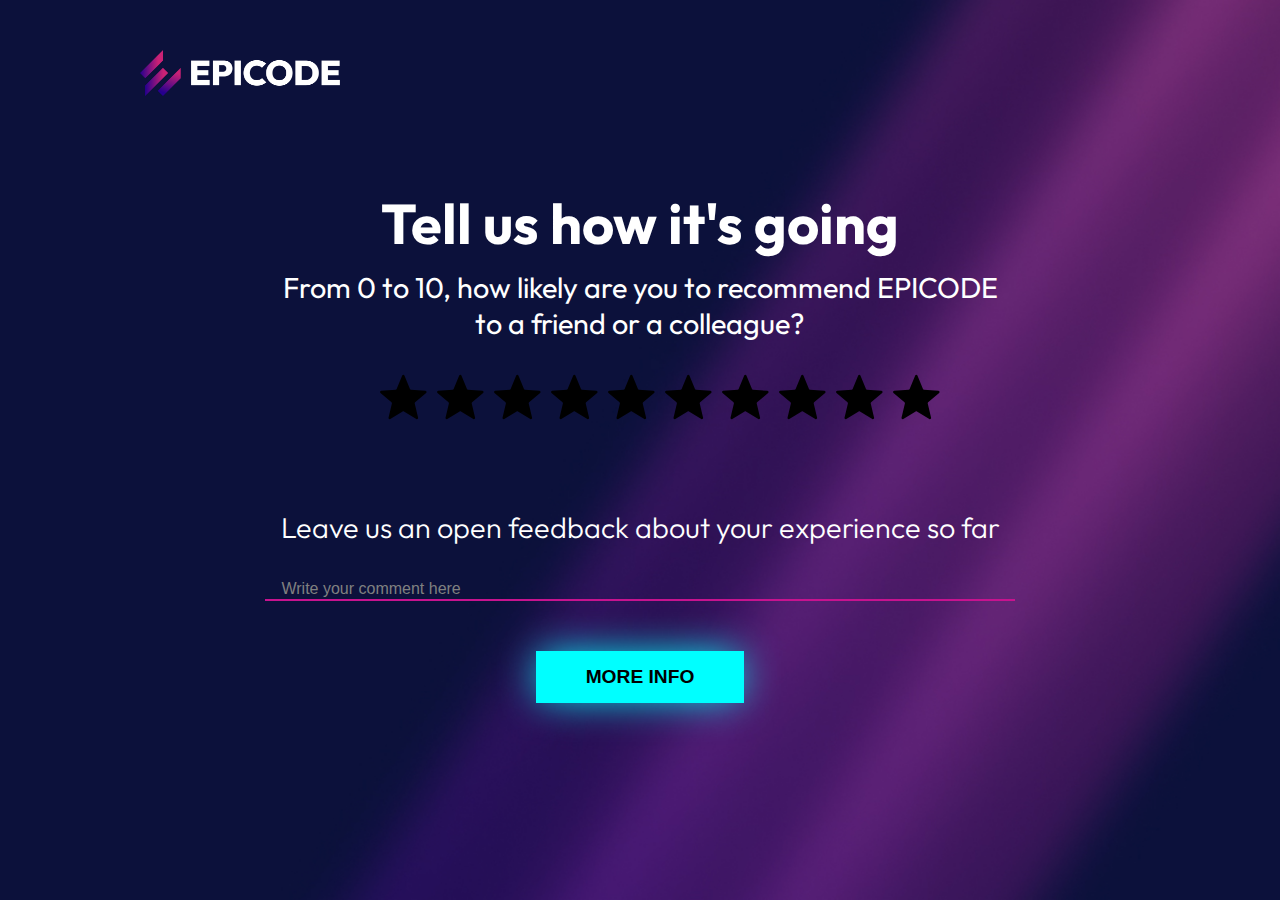
<file: feedback.html>
<!DOCTYPE html>
<html lang="en">
  <head>
    <meta charset="UTF-8" />
    <meta name="viewport" content="width=device-width, initial-scale=1.0" />
    <link rel="stylesheet" href="../Assets/complete.css" />
    <title>Pagina di feedback</title>
  </head>
  <body>
    <header id="onlyHeader">
      <img class="img" src="./Assets/epicode_logo.png" alt="logoEpicode" />
    </header>
    <main id="onlyMainFEP">
      <h1 class="feedPageh1">Tell us how it's going</h1>
      <p class="feedPagep">
        From 0 to 10, how likely are you to recommend EPICODE to a friend or a
        colleague?
      </p>
     
        <div class="stars"></div>
          <!-- <svg
            width="50"
            height="46"
            viewBox="0 0 47 46"
            fill="none"
            xmlns="http://www.w3.org/2000/svg"
          >
            <path
              class="star"
              d="M22.2044 1.55551C22.6143 0.569963 24.0104 0.569964 24.4203 1.55552L29.9874 14.9402C30.1602 15.3557 30.5509 15.6396 30.9994 15.6756L45.4494 16.834C46.5134 16.9193 46.9448 18.2471 46.1341 18.9415L35.1248 28.3722C34.7831 28.6649 34.6338 29.1242 34.7382 29.5619L38.1018 43.6626C38.3494 44.7009 37.2199 45.5215 36.309 44.9651L23.9379 37.4089C23.5538 37.1743 23.0709 37.1743 22.6868 37.4089L10.3157 44.9651C9.40478 45.5215 8.27528 44.7009 8.52295 43.6626L11.8865 29.5619C11.9909 29.1242 11.8416 28.6649 11.4999 28.3722L0.490575 18.9415C-0.320069 18.2471 0.111362 16.9193 1.17535 16.834L15.6253 15.6756C16.0738 15.6396 16.4645 15.3557 16.6374 14.9402L22.2044 1.55551Z"
              fill="#00FFFF"
            />
          </svg> -->
      
      <form class="feedPageform">
        <label for="feedback"
          >Leave us an open feedback about your experience so far</label>
        <input id="feedback" type="text" placeholder=" Write your comment here" />
        <button type="submit">MORE INFO</button>
      </form>
    </main>

    <script src="./feedback.js"></script>
  </body>
</html>
</file>
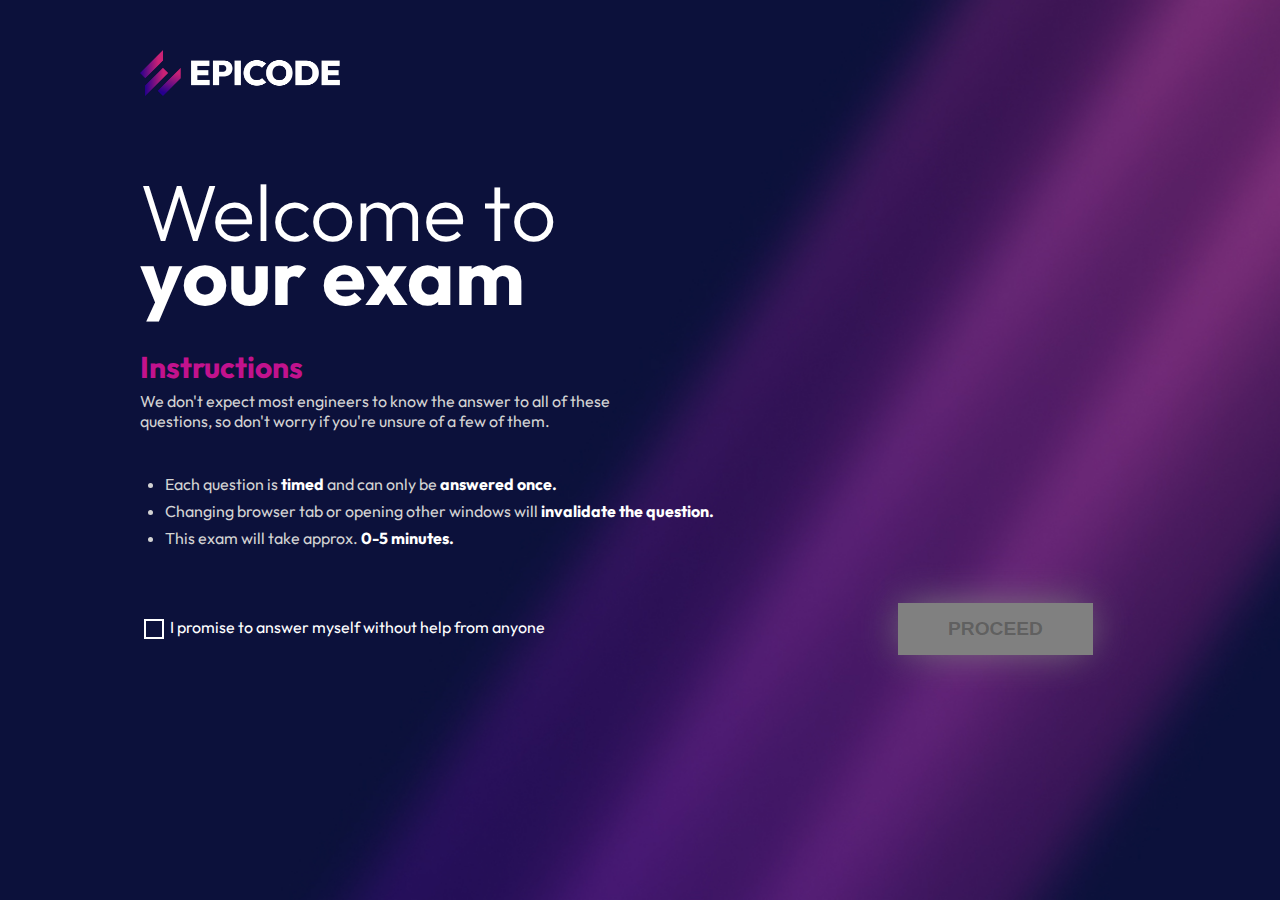
<file: firstPage.html>
<!DOCTYPE html>
<html lang="en">
  <head>
    <meta charset="UTF-8" />
    <meta name="viewport" content="width=device-width, initial-scale=1.0" />
    <link
      rel="stylesheet"
      href="https://cdnjs.cloudflare.com/ajax/libs/font-awesome/5.15.4/css/all.min.css"
      integrity="sha512-1ycn6IcaQQ40/MKBW2W4Rhis/DbILU74C1vSrLJxCq57o941Ym01SwNsOMqvEBFlcgUa6xLiPY/NS5R+E6ztJQ=="
      crossorigin="anonymous"
      referrerpolicy="no-referrer"
    />
    <link rel="stylesheet" href="./Assets/complete.css" />
    <title>Build week</title>
  </head>
  <body>
    <header id="onlyHeader">
      <img
        class="firstPageImg"
        src="../Assets/epicode_logo.png"
        alt="logoEpicode"
      />
    </header>
    <main id="onlyMainFp">
      <div class="titleDiv">
        <h1 class="firstPageh1">Welcome to <span>your exam</span></h1>

        <h2 class="firstPageh2">Instructions</h2>

        <div class="centralDiv">
          <p>
            We don't expect most engineers to know the answer to all of these
            <br />
            questions, so don't worry if you're unsure of a few of them.
          </p>

          <div>
            <ul class="onlyUl">
              <li>
                Each question is <span>timed</span> and can only be
                <span>answered once.</span>
              </li>
              <li>
                Changing browser tab or opening other windows will
                <span>invalidate the question.</span>
              </li>
              <li>This exam will take approx. <span>0-5 minutes.</span></li>
            </ul>
          </div>

          <div class="bottomDiv">
            <input type="checkbox" id="checkButton" />
            <label> I promise to answer myself without help from anyone </label>
            <div class="buttonDiv">
              <button id="lastButton" disabled>PROCEED</button>
            </div>
          </div>
        </div>
      </div>
    </main>

    <script src="./file.js"></script>
  </body>
</html>
</file>
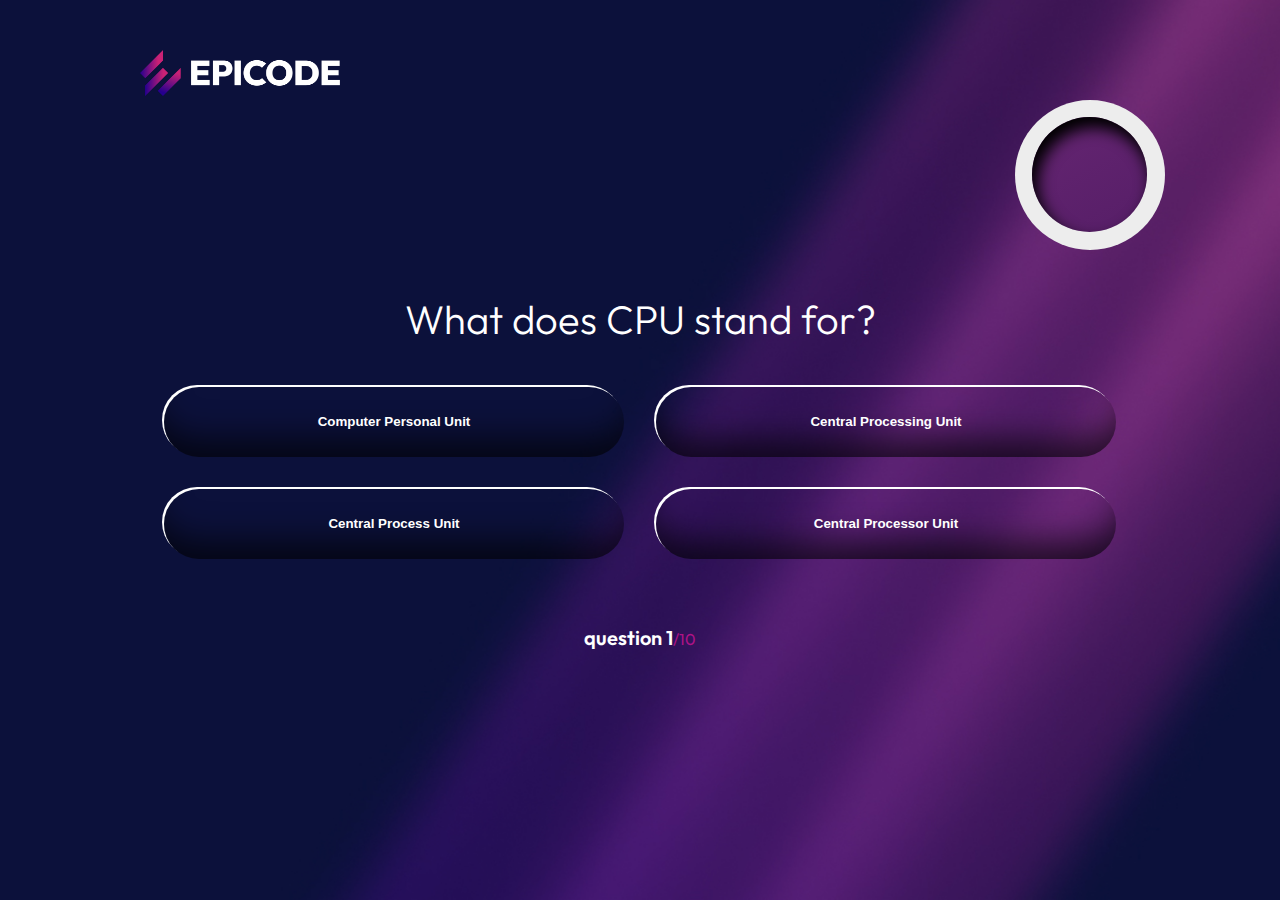
<file: prova.html>
<!DOCTYPE html>
<html lang="en">
  <head>
    <meta charset="UTF-8" />
    <meta name="viewport" content="width=device-width, initial-scale=1.0" />
    <title>Benchmark</title>
    <link rel="stylesheet" href="./Assets/complete.css" />
  </head>
  <body>
    <header id="onlyHeader">
      <img class="img" src="../Assets/epicode_logo.png" alt="logoEpicode" />
    </header>
    <main id="onlyMain">
      <div class="general">
        <div class="container">
          <div class="circular-progress">
            <span id="timer"></span>
          </div>
        </div>
      </div>
      <!-- <h1>How can I create a <span>checkbox in HTML?</span></h1> -->
      <!-- <div class="btn">
          <button class="butt" type="button">&lt;input type = "check"&gt;</button>
          <button class="butt" type="button">&lt;input type = "checkbox"&gt;</button>
          <button class="butt" type="button">&lt;checkbox&gt;</button>
          <button class="butt" type="button">&lt;input type = "button&gt;</button>
        </div> -->
      <!-- <footer>
        <p>QUESTION 1 <span>/10</span></p>
      </footer> -->
      <div id="donut">
        <div id="title">
          <h3>Results</h3>
          <p class="sottotitolo">The summary of your answers:</p>
        </div>
        <div id="grafico">
          <!-- <div class="results">
            <div class="skill">
              <div class="outer">
                <div class="inner">
                  <div class="content">
                    <h5>Congratulations!</h5>
                    <h5 id="colored">You passed the exam.</h5>
                    <p class="congrP">
                      We'll send you the certificate <br />
                      in few minutes. <br />
                      Check your email (including promotions / spam folder)
                    </p>
                  </div>
                </div>
              </div>
            </div>
          </div> 
          <div class="results">
            <h2>Wrong</h2>
            <h3>33.3%</h3>
            <h4>2/6 questions</h4>
          </div>  -->
        </div>
        <form class="secondPageform">
          <button type="submit" id="tofeed">RATE US</button>
        </form>
      </div>
    </main>

    <script src="./prova.js"></script>
  </body>
</html>
</file>
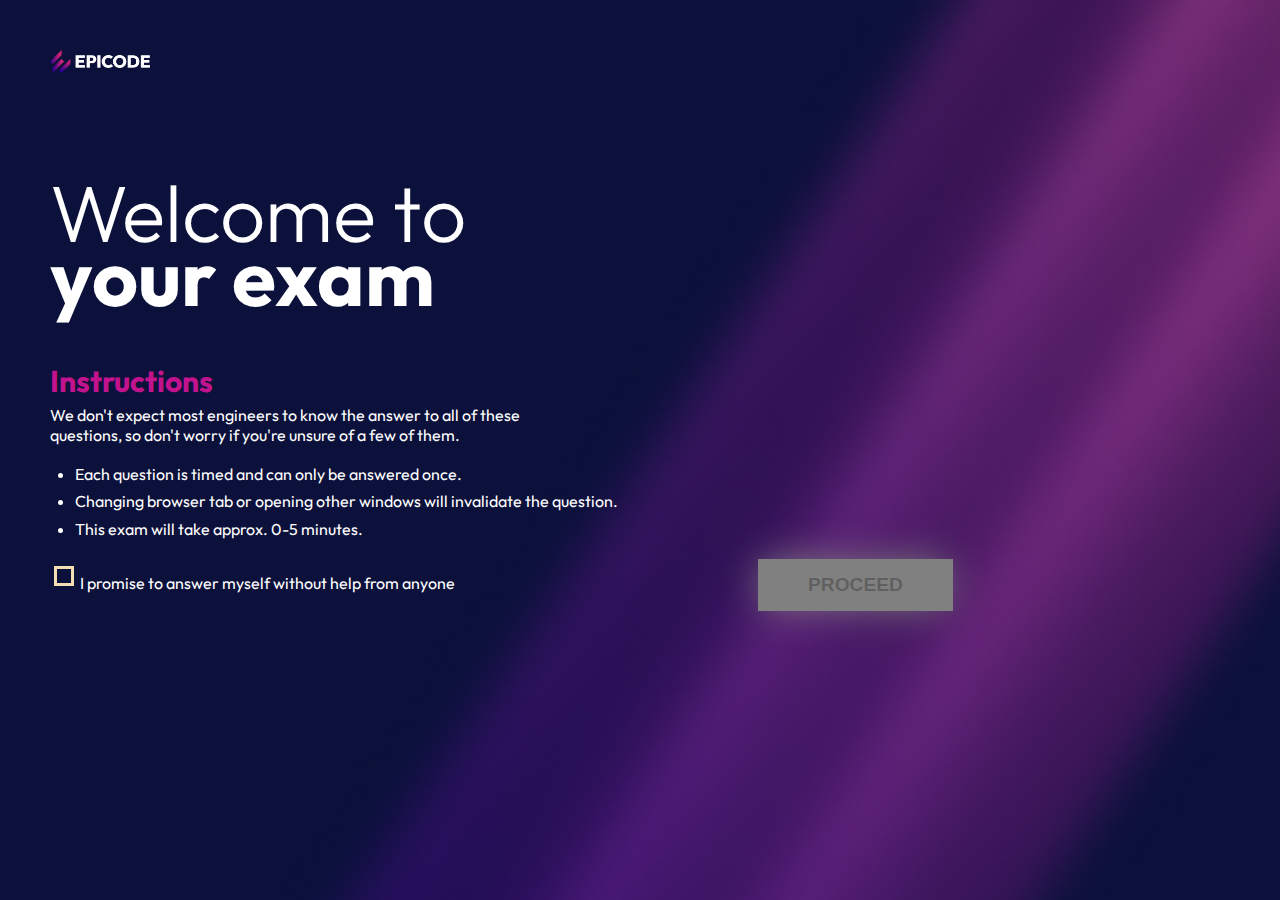
<file: html.index/firstPage.html>
<!DOCTYPE html>
<html lang="en">
  <head>
    <link rel="stylesheet" href="./firstPage.css" />
    <link rel="stylesheet" href="https://cdnjs.cloudflare.com/ajax/libs/font-awesome/5.15.4/css/all.min.css" integrity="sha512-1ycn6IcaQQ40/MKBW2W4Rhis/DbILU74C1vSrLJxCq57o941Ym01SwNsOMqvEBFlcgUa6xLiPY/NS5R+E6ztJQ==" crossorigin="anonymous" referrerpolicy="no-referrer" />
    <title>Progetto settimanale</title>
  </head>
  <body>
    <header id="onlyHeader">
      <img
        class="firstPageImg"
        src="../Assets/epicode_logo.png"
        alt="logoEpicode"
      />
    </header>
    <main id="onlyMainFp">
      <div class="titleDiv">
        <h1 class="firstPageh1">Welcome to <span>your exam</span></h1>

        <h2 class="firstPageh2">Instructions</h2>

        <div class="centralDiv">
          <p>
            We don't expect most engineers to know the answer to all of these
            <br />
            questions, so don't worry if you're unsure of a few of them.
          </p>

          <div>
            <ul class="onlyUl">
              <li>
                Each question is <span>timed</span> and can only be
                <span>answered once.</span>
              </li>
              <li>
                Changing browser tab or opening other windows will
                <span>invalidate the question.</span>
              </li>
              <li>This exam will take approx. <span>0-5 minutes.</span></li>
            </ul>
          </div>

          
          <input type="checkbox" id="checkButton" /> 
          <label>
            I promise to answer
            myself without help from anyone 
          </label>
        
          
            <div class="buttonDiv">
              <button id="lastButton" disabled>PROCEED</button>
            </div>
          </div>
        </div>
      </div>
    </main>

    <script src="./file.js"></script>
  </body>
</html>
</file>
<file: Assets/complete.css>
@import url("https://fonts.googleapis.com/css2?family=Outfit:wght@300;400&display=swap");

*,
*::after,
*::before {
  box-sizing: border-box;
}

body {
  margin: 0;
  background-image: url(../Assets/bg.jpg);
  background-repeat: no-repeat;
  background-size: cover;
  font-family: "Outfit", sans-serif;
}

#onlyHeader {
  width: 1000px;
  margin-inline: auto;
}
#onlyHeader > img {
  margin-top: 50px;
  width: 200px;
}

#onlyMainFp {
  width: 1000px;
  margin-inline: auto;
}

.titleDiv {
  padding-top: 40px;
}

.firstPageh1 {
  color: white;
  font-weight: 300;
  font-size: 80px;
  line-height: 0.8;
  margin-top: 40px;
  margin-bottom: 40px;
}

.firstPageh1 span {
  font-weight: 700;
  display: block;
}

.firstPageh2 {
  color: #c2128d;
  font-size: 30px;
  margin: auto;
  margin-bottom: 5px;
}

.centralDiv {
  color: lightgray;
}

.onlyUl > li > span {
  font-weight: bold;
  color: white;
}

.centralDiv p {
  margin: auto;
}

.centralDiv ul {
  line-height: 1.7;
  padding-left: 25px;
  margin-top: 40px;
}

#downDiv {
  display: inline;
}

.lastId {
  margin-top: 80px;
  display: inline;
}

.lastId p {
  display: inline;
}

#lastButton:disabled {
  margin-inline: auto;
  border: none;
  padding: 15px 50px;
  background-color: grey;
  box-shadow: -1px -1px 40px -5px grey;
  font-size: 1.2rem;
  font-weight: bold;
  cursor: pointer;
  display: inline-block;
  vertical-align: middle;
}
#lastButton {
  margin-inline: auto;
  border: none;
  padding: 15px 50px;
  background-color: #00ffff;
  box-shadow: -1px -1px 40px -5px #00ffff;
  font-size: 1.2rem;
  font-weight: bold;
  cursor: pointer;
  display: inline-block;
  vertical-align: middle;
}

.buttonDiv {
  display: inline-block;
  margin-left: 350px;
  vertical-align: middle;
}

.checkbox-conteiner {
  display: flex;
  align-items: center;
}

.checkbox-conteiner label {
  cursor: pointer;
  display: flex;
}

.checkbox-conteiner input[type="checkbox"] {
  cursor: pointer;
  opacity: 0;
  position: absolute;
}

.checkbox-conteiner label::before {
  content: "";
  width: 1em;
  height: 1em;
  border: 0.15em solid white;
  border-radius: 0.15em;
  margin-right: 0.5em;
}

.checkbox-conteiner input[type="checkbox"]:checked + label::before {
  content: "\002714";
}

label {
  color: white;
}

.bottomDiv {
  margin-top: 50px;
}

input[type="checkbox"] {
  appearance: none;
  -webkit-appearance: none;
  height: 20px;
  width: 20px;
  background-color: transparent;
  cursor: pointer;
  border: 2px solid white;
  display: inline-block;
  vertical-align: middle;
}

input[type="checkbox"]:after {
  font-family: "Font Awesome 5 Free";
  font-weight: 900;
  content: "\f00c";
  font-size: 15px;
  color: rgb(253, 253, 253);
  display: none;
}

input[type="checkbox"]:checked:after {
  display: inline-block;
}

/* first page */

#onlyMain {
  width: 1000px;
  margin-inline: auto;
  text-align: center;
}

.secondPageh1 {
  color: white;
  font-weight: 300;
  text-align: center;
  margin-top: 40px;
  font-size: 2.5rem;
}

.general {
  display: inline-block;
  text-align: start;
  margin-left: 450px;
}

.container {
  display: inline-block;
  width: 100px;
  border-radius: 8px;
  background: transparent;
}
.circular-progress {
  position: relative;
  height: 150px;
  width: 150px;
  margin-left: 200px;
  border-radius: 50%;
  background: #ededed;
  display: inline-block;
}
.circular-progress::before {
  content: "";
  position: absolute;
  height: 115px;
  width: 115px;
  margin-left: 17px;
  margin-top: 17px;
  border-radius: 50%;
  background: rgb(101, 37, 114);
  background: linear-gradient(
    152deg,
    rgba(101, 37, 114, 1) 0%,
    rgba(86, 30, 103, 1) 100%
  );
  box-shadow: inset 5px 10px 15px 1px black;
}

.butt {
  background-color: transparent;
  border: none;
  color: white;
  border-radius: 50px;
  width: 46%;
  margin: 16px;
  font-weight: bold;
  height: 70px;
  box-shadow: 0px -32px 33px -14px rgba(0, 0, 0, 0.65) inset,
    -2px -2px 0px 0px white;
}

.butt:hover {
  background-color: #be008c;
}

.btn {
  margin-inline: auto;
}

.secondPagefooter {
  color: white;
  text-align: center;
  padding-top: 50px;
  font-weight: 600;
  font-size: 20px;
}
.secondPagespan {
  color: #ae1287;
}

.numbers {
  color: white;
  padding-top: 50px;
  font-weight: 600;
  font-size: 20px;
  display: inline-block;
}

.color {
  color: white;
  display: block;
  padding-left: 54px;
  padding-top: 49px;
  position: absolute;
  font-size: 2.5rem;
}

.selected {
  background-color: #be008c;
}
#donut {
  display: none;
}
.hide {
  display: none;
}
#title > h3 {
  color: white;
  font-weight: 600;
  text-align: center;
  font-size: 3rem;
  margin: 0;
}

.sottotitolo {
  text-align: center;
  color: white;
  font-weight: 300;
  margin: 0;
  font-size: 1.5rem;
}

.secondPageh5 {
  font-size: 1rem;
  margin: 0;
  padding-left: 110px;
  padding-top: 100px;
  color: white;
  position: relative;
}
.secondPageh5W {
  font-size: 1rem;
  margin: 0;
  padding-left: 150px;
  padding-top: 100px;
  color: white;
  position: relative;
}

/* INFO RESULTS */
#grafico {
  text-align: center;
  height: 400px;
}

.colored {
  color: #00ffff;
  padding-left: 90px;
  position: relative;
  font-size: 1rem;
  margin: 0;
}

.results {
  display: inline-block;
  width: 33%;
  margin-bottom: 50px;
  margin-top: 50px;
  vertical-align: middle;
}
.results p {
  margin: 0;
  opacity: 0.6;
}
.congrP {
  padding-top: 25px;
  padding-inline: 80px;
  margin: 0;
  color: white;
  text-align: center;
  font-size: 0.9rem;
  display: inline-block;
}

.secondPageh2 {
  margin: 0;
  font-size: 3rem;
  font-weight: normal;
  line-height: 0.7;
  color: white;
}

.secondPageh3 {
  margin: 0;
  font-size: 3rem;
  color: white;
}

.secondPageh4 {
  margin: 0;
  font-size: 1.5rem;
  font-weight: lighter;
  line-height: 0.7;
  opacity: 0.6;
  color: white;
}

.secondPageform {
  text-align: center;
  margin-top: 50px;
}

/* BUTTON */
.secondPageform > button {
  border: none;
  border: 3px solid white;
  padding: 15px 65px;
  background-color: transparent;
  font-size: 1.2rem;
  font-weight: bold;
  color: white;
  cursor: pointer;
}

.container-big {
  margin-left: -10px;
  width: 100%;
  border-radius: 8px;
  background: transparent;
}
.cirucular {
  position: relative;
  height: 350px;
  width: 350px;
  border-radius: 50%;
  background: #ededed;
  text-align: left;
}
.cirucular::before {
  content: "";
  position: absolute;
  height: 250px;
  width: 250px;
  margin-left: 50px;
  margin-top: 50px;
  border-radius: 50%;
  background: purple;
  background: linear-gradient(
    129deg,
    rgba(11, 18, 59, 1) 0%,
    rgba(45, 17, 89, 1) 100%
  );
  box-shadow: inset 4px 4px 20px 1px black;
}

/* feedpage */
#onlyMainFEP {
  width: 1000px;
  margin-inline: auto;
  text-align: center;
}

#onlyMainFEP > ul > li {
  display: inline-block;
  padding: 5px;
}
#onlyMainFEP > ul > li > svg {
  width: 50px;
}

#onlyMainFEP > ul {
  padding: 0;
  padding-top: 10px;
}

.feedPageh1 {
  font-size: 3.5rem;
  padding-top: 50px;
  margin-bottom: 10px;
  color: white;
}
.feedPagep {
  font-size: 1.8rem;
  margin-inline: 140px;
  margin-top: 0;
  color: white;
}

/* FORM */
.feedPageform {
  margin-top: 80px;
}
.feedPageform > label {
  display: block;
  font-size: 1.8rem;
  font-weight: 300;
}
#feedback {
  min-width: 750px;
  border: 0;
  background-color: transparent;
  border-bottom: 2px solid rgb(199, 19, 143);
  padding-top: 20px;
  margin-top: 15px;
  color: white;
  font-size: 1rem;
}
#feedback::placeholder {
  color: grey;
  padding-left: 10px;
  font-size: 1rem;
}

.feedPageform > button {
  display: block;
  margin-inline: auto;
  margin-top: 50px;
  border: none;
  padding: 15px 50px;
  background-color: #00ffff;
  box-shadow: -1px -1px 40px -5px #00ffff;
  font-size: 1.2rem;
  font-weight: bold;
  cursor: pointer;
}

.list {
  display: inline-block;
  padding: 5px;
  filter: brightness(0%);
  cursor: pointer;
}

.list.active {
  color: #00ffff;
  filter: brightness(100%);
}
</file>
<file: html.index/firstPage.css>
@import url('https://fonts.googleapis.com/css2?family=Outfit:wght@300;400&display=swap');

body {
    margin: 0;
    background-image: url(../Assets/bg.jpg); 
    background-repeat: no-repeat;
    background-size: cover;
font-family: 'Outfit', sans-serif;
}

#onlyMain {
    width: 1000px;
    margin-inline: auto;
}

.firstPageImg {
    width: 200px;
    padding: 50px;
}

.titleDiv { 
    padding-left: 50px;
}

h1 {
    color: white;
    font-weight: 300;
    font-size: 80px;
    line-height: 0.8;
}

h1 span {
    font-weight: 700;
    display: block;
}

h2 {
    color: #C2128D;
    font-size: 30px;
    margin: auto;
    margin-bottom: 5px;
}

.centralDiv {
    color: white;
}

.centralDiv p {
    margin: auto;
}

.centralDiv ul {
    line-height: 1.7;
    padding-left: 25px;
}

#downDiv {
    display: inline;
}

.lastId  {
    margin-top: 80px;
    display: inline;
}

.lastId p {
    display: inline;
   
}

#lastButton:disabled { 
    margin-inline: auto;
    border: none;
    padding: 15px 50px;
    background-color: grey;
    box-shadow: -1px -1px 40px -5px grey; 
    font-size: 1.2rem;
    font-weight: bold;
    cursor: pointer;
    display: inline-block;
    vertical-align: middle;
}
#lastButton { 
    margin-inline: auto;
    border: none;
    padding: 15px 50px;
    background-color: #00ffff;
    box-shadow: -1px -1px 40px -5px #00FFFF; 
    font-size: 1.2rem;
    font-weight: bold;
    cursor: pointer;
    display: inline-block;
    vertical-align: middle;
}
form > .buttonDiv > a{
    text-decoration: none;
}

.buttonDiv {
    display: inline-block;
    margin-left: 300px;
   vertical-align: middle;
}

* {
    box-sizing: border-box;
}

 .checkbox-conteiner {
    display: flex;
    align-items: center;
}

.checkbox-conteiner label {
    cursor: pointer;
    display: flex;
}

.checkbox-conteiner input[type="checkbox"] {
cursor: pointer;
opacity: 0;
position: absolute;
}

.checkbox-conteiner label::before {
    content: "";
    width: 1em;
    height: 1em;
    border: .15em solid white;
    border-radius: .15em;
    margin-right: .5em;
}

.checkbox-conteiner input[type="checkbox"]:checked + label::before {
    content: "\002714";
} 




/*label span{
    border: 3px solid #fff;
   width: 20px;
   height: 20px;
    cursor: pointer;
    display: inline-block;
    margin-left: 10px;
}

.scritta {
    display: inline-block;
    padding-left: 10px;
}

label span::after {
    content: "";
  

}

input:checked ~ span::after {
 width: 20px;
 height: 40px;
 opacity: 1;
}*/

input[type="checkbox"] {
    appearance: none;
    -webkit-appearance: none;
    height: 20px;
    width: 20px;
    background-color: transparent;
    cursor: pointer;
    border: 3px solid wheat;
    display: inline-block;
}

input[type="checkbox"]:after {
    font-family: "Font Awesome 5 Free";
    font-weight: 900;
    content: "\f00c";
    font-size: 15px;
    color: rgb(253, 253, 253);
    display: none;
    
}

input[type="checkbox"]:checked:after {
    display: inline-block;
}
</file>
